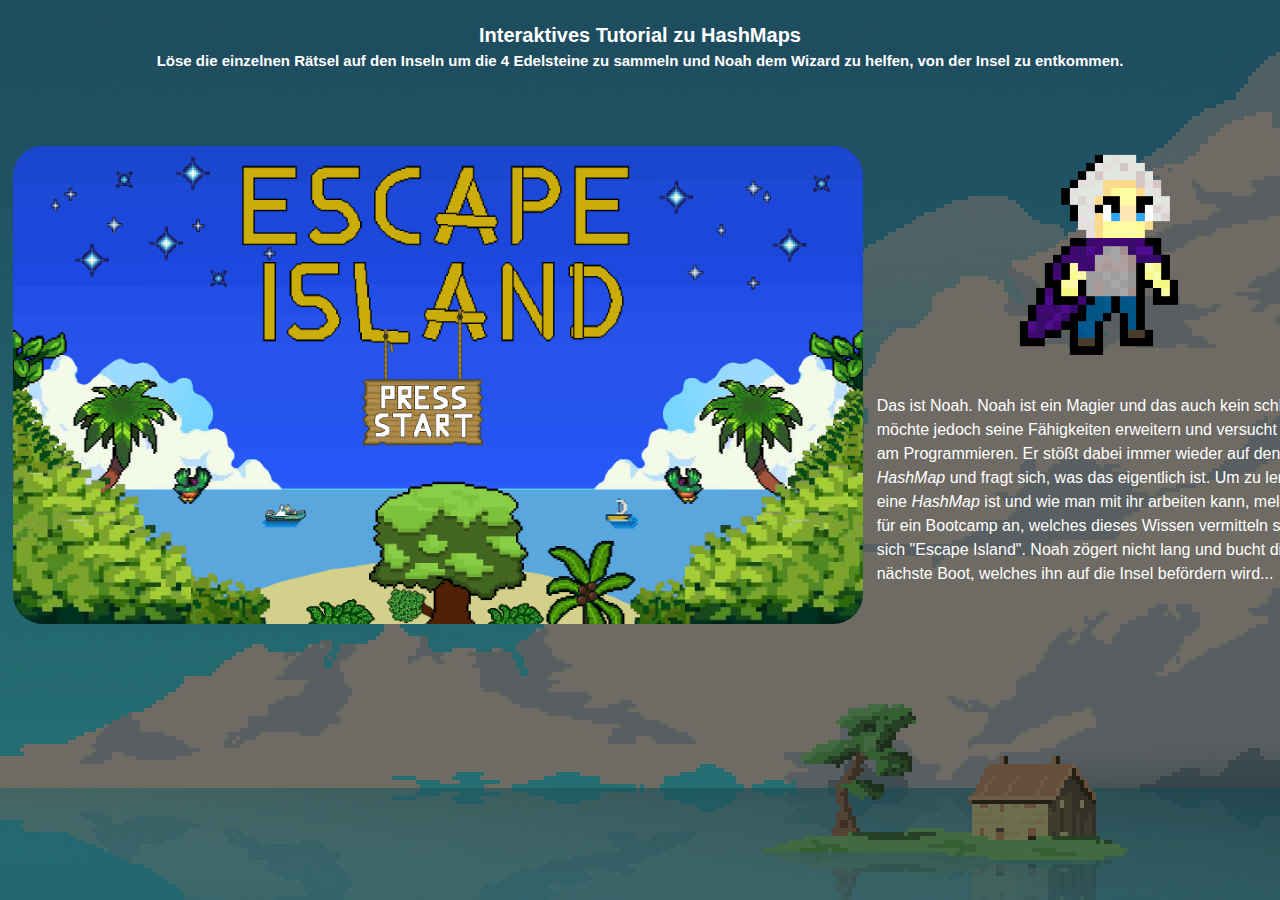
<file: index.html>
<!DOCTYPE html>
<html lang="de">

<!--
    This is the main file of the game. It contains the game itself and the map.
    The game is based on a state machine. The current state is saved in the variable "level".
    The game is controlled by the function "gameAction()". It takes the current level as an argument and
    executes the corresponding action. The actions are defined in the function "gameAction()".

    The style of the game is defined in the file "style.css".
-->

<head>
    <meta charset="UTF-8">
    <meta contenteditable="false">
    <meta Http-Equiv="Cache" content="no-cache">
    <meta Http-Equiv="Pragma-Control" content="no-cache">
    <meta Http-Equiv="Cache-directive" Content="no-cache">
    <meta Http-Equiv="Pragma-directive" Content="no-cache">
    <meta Http-Equiv="Cache-Control" Content="no-cache">
    <meta Http-Equiv="Pragma" Content="no-cache">
    <meta Http-Equiv="Expires" Content="0">
    <meta Http-Equiv="Pragma-directive: no-cache">
    <meta Http-Equiv="Cache-directive: no-cache">
    <link rel="icon" href="icon.png" type="image/png">
    <link rel="stylesheet" href="style.css">
    <script src="game.js"></script>
    <link rel="icon" href="favicon.png" type="image/png">
    <meta name="description" content="In dieser Webanwendung wird spielerisch die Funktionsweise von HashMaps und Ähnlichem erklärt.">
    <meta name="viewport" content="width=device-width, initial-scale=1.0">

    <style>
        @import url('https://fonts.googleapis.com/css2?family=Pixelify+Sans&display=swap');
    </style>

    <title>Interaktives Tutorial</title>

</head>

<body>

    <div class="header">
        <h1>Interaktives Tutorial zu HashMaps</h1>
        <h2>Löse die einzelnen Rätsel auf den Inseln um die 4 Edelsteine zu sammeln und Noah dem Wizard zu helfen, von der Insel zu entkommen.</h2>    
    </div>

    <div class="gameelements">
        <div class="game" id="game">
            <div class="gameinfo">
                <span id="gameinfotext" style="color: rgba(0,0,0,0);">Aktueller Raum: <span id="levelText">Karte</span> - Gesammelte Kristalle: <span id="schluesselText">0 / 4</span></span>
            </div>
            <br>
            <img src="titleScreen.png" id="gameimage" alt="Game Title Screen">
            
            <!-- Invisible Button -->
            <div class="invisible-button" id="gamebutton1" onclick="gameAction(1)" onmouseover="show('gamebutton1')" onmouseleave="hide('gamebutton1')"></div> 

            <!-- MAP Buttons-->
            <div class="invisible-button" id="insel2" onclick="gameAction(5)" onmouseover="show('insel2')" onmouseleave="hide('insel2')" style="display: none; width: 130px; height: 130px; left: 260px; top: 420px;"></div>
            <div class="invisible-button" id="insel3" onclick="gameAction(11)" onmouseover="show('insel3')" onmouseleave="hide('insel3')" style="display: none; width: 140px; height: 140px; left: 265px; top: 220px"></div>
            <div class="invisible-button" id="insel4" onclick="gameAction(14)" onmouseover="show('insel4')" onmouseleave="hide('insel4')" style="display: none; width: 230px; height: 220px; left: 500px; top: 240px;"></div>

            <div class="buttonbar" id="buttonbar" style="display: none;">
                <button class="buttonbar-buttons" id="Button 1" onmouseover="showAll()" onmouseleave="hideAll()" style="cursor: default;">Hinweis</button>
                <button class="buttonbar-buttons" id="Button 4" onclick="zurueck()">Zurück</button>
                <button class="buttonbar-buttons" id="Button 2" onclick="returnToMap()">Zur Karte</button>
                <button class="buttonbar-buttons" id="Button 3" onclick="restartGame()">Neu Starten</button>
            </div>
        </div>

        <div class="tipps">
            <span id="levelTipps">
                <center><img src="CharWizardNoah.png" alt="Wizard" style="width: 250px;"></center>
                <br>
                <p>Das ist Noah. Noah ist ein Magier und das auch kein schlechter. Er möchte jedoch seine Fähigkeiten erweitern und versucht sich derzeit am Programmieren. Er stößt dabei immer wieder auf den Begriff der
                     <em>HashMap</em> und fragt sich, was das eigentlich ist. Um zu lernen, was eine 
                     <em>HashMap</em> ist und wie man mit ihr arbeiten kann, meldet sich Noah für ein Bootcamp an, welches dieses Wissen vermitteln soll. Es nennt sich "Escape Island". 
                     Noah zögert nicht lang und bucht direkt das nächste Boot, welches ihn auf die Insel befördern wird...</p>
                </span>
        </div>
    </div>
</body>
</html>
</file>
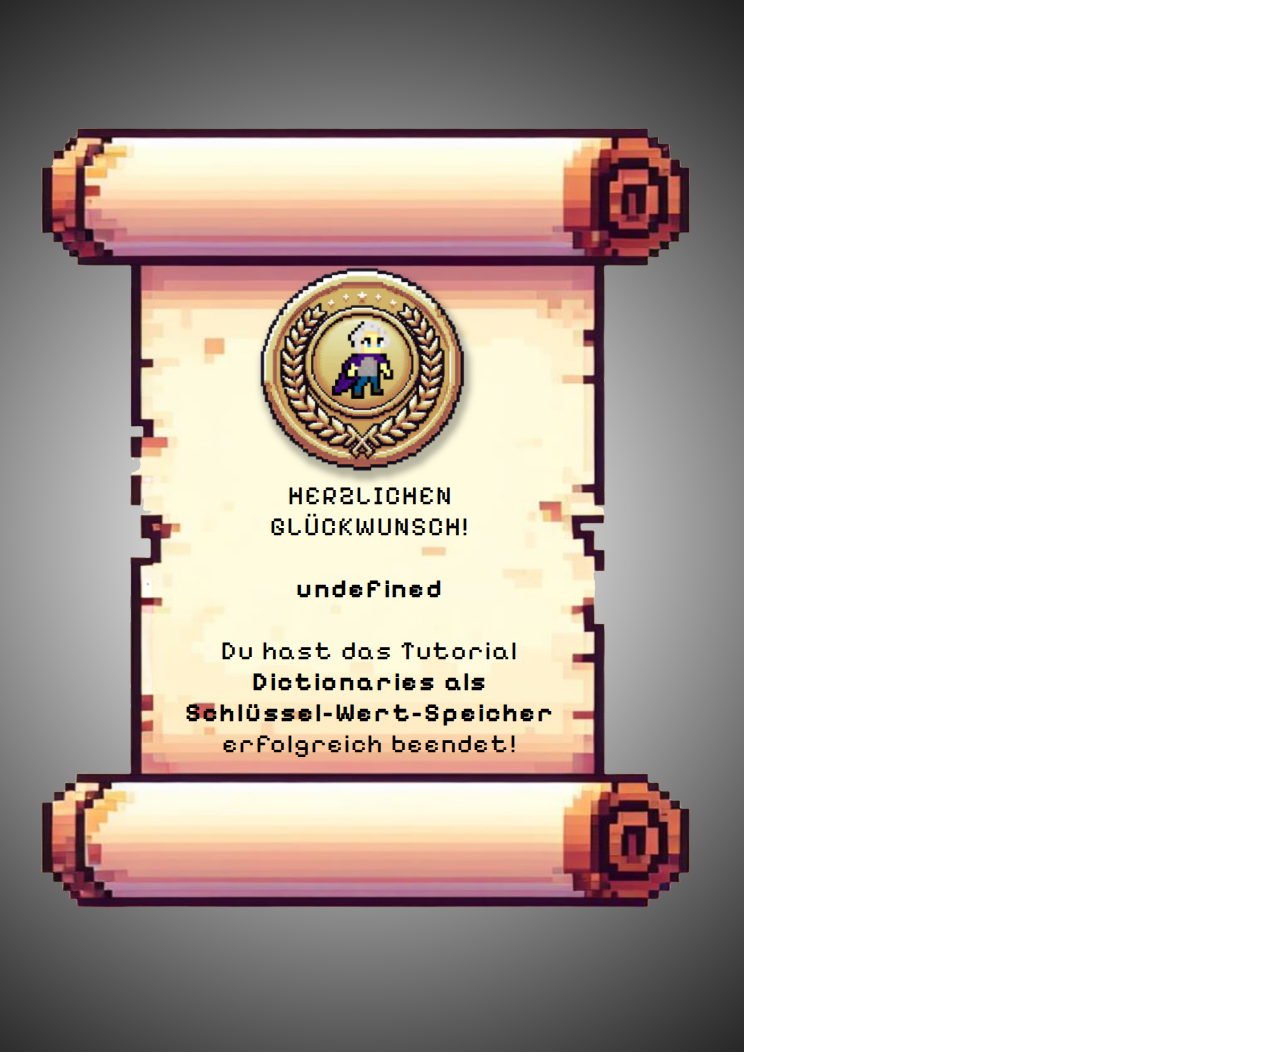
<file: show.html>
<!DOCTYPE html>
<html lang="de">

<!--
    This is the show page of the game. It is displayed when the player completes the tutorial.
    It contains a certificate, which is printed when the player presses the "print" button.
-->

<head>
    <meta charset="UTF-8">
    <meta contenteditable="false">
    <meta Http-Equiv="Cache" content="no-cache">
    <meta Http-Equiv="Pragma-Control" content="no-cache">
    <meta Http-Equiv="Cache-directive" Content="no-cache">
    <meta Http-Equiv="Pragma-directive" Content="no-cache">
    <meta Http-Equiv="Cache-Control" Content="no-cache">
    <meta Http-Equiv="Pragma" Content="no-cache">
    <meta Http-Equiv="Expires" Content="0">
    <meta Http-Equiv="Pragma-directive: no-cache">
    <meta Http-Equiv="Cache-directive: no-cache">
    <link rel="icon" href="icon.png" type="image/png">
    <link rel="icon" href="favicon.png" type="image/png">
    <meta name="description" content="In dieser Webanwendung wird spielerisch die Funktionsweise von HashMaps und Ähnlichem erklärt.">
    <meta name="viewport" content="width=device-width, initial-scale=1.0">
    <style>
        @import url('https://fonts.googleapis.com/css2?family=Pixelify+Sans&display=swap');
        
        html, body {
                width: 744px;
                height: 1052px;
        }

        body {
                background-image: url("showImage.png");
                background-repeat: no-repeat;
                background-size: 100%;
        }

        .invisible-button {
            background-color: transparent; /* Unsichtbare Hintergrundfarbe */
            width: 130px; /* Breite des Buttons anpassen */
            height: 70px; /* Höhe des Buttons anpassen */
            position: absolute; /* Absolute Positionierung */
            top: 375px; /* Anpassen der Top-Position */
            left: 355px; /* Anpassen der Left-Position */
            z-index: 2; /* Stelle sicher, dass der Button über dem Bild liegt */
            cursor: pointer;
            border-radius: 20%;
        }
    </style>

    <title>Interaktives Tutorial</title>

    <script>
        /*
        This script is used to print the name of the player on the certificate.
        It is executed when the page is loaded.
        The name is extracted from the URL, which is passed to the page when the player completes the tutorial.
        */

        window.onload = function() {
            document.getElementById("namespace").innerHTML = location.search.split('name=')[1];
            window.print();
        };
    </script>

</head>

<body>
    <div id="levelbuttonTextfeld" class="invisible-button" style="top: 480px; left: 120px; width: 500px; height: 400px; font-size: 26px; letter-spacing: 2px; text-align: center; font-family: &quot;Pixelify Sans&quot;; overflow: hidden; border-radius: 0px; color: black; cursor: default;">HERZLICHEN<br>GLÜCKWUNSCH!<br><br><b><span id="namespace"></span></b><br><br>Du hast das Tutorial<br><b>Dictionaries als<br>Schlüssel-Wert-Speicher</b><br>erfolgreich beendet!</div>

    <div id="showroom"></div>
</body>
</html>
</file>
<file: style.css>
/*
This is the main stylesheet for the game. It contains all the styling for the game.
It imports the font "Pixelify Sans" from Google Fonts.
All the styling is done with basic CSS.
*/

* {
    margin: 0;
    padding: 0;
    border: 0;
}

body {
    font: 62.5%/1.5 "Arial", "Lucida Grande", "Lucida Sans", Tahoma, Verdana, sans-serif;
    background-size: cover;
    background: rgba(0, 0, 0, 0.55) url(wallpaper.jpg);
    background-blend-mode: darken;
    color: #ffffff;
}

h1 {
    text-align: center;
}

h2 {
    text-align: center;
}

table, th, td {
    border: 1px solid white;
    border-collapse: collapse;
}

.header {
    margin-top: 20px;
}

.gameelements {
    margin-top: 40px;
    text-align: center;
    width: 1380px;;
    display: flex;
}

.gameelements .gameinfo {
    text-align: right;
    width: 800px; /* 80% setzt den Text an den rechten Rand der Game-Elemente, für eine bessere Übersicht verschieben wir auf 78% */
    font-size: larger;
}

.gameelements .game {
    width: 1080px;
}

.gameelements .tipps {
    font-size: 16px;
    width: 620px; /*250*/
    text-align: left;
    height: 510px;
    overflow-y: scroll;
}

.gameelements .tipps::-webkit-scrollbar {
    display: none;
}

.gameelements img {
    width: 850px;
    border-radius: 30px;
}

.buttonbar {
    margin-top: 20px;
}

.buttonbar-buttons {
    background-color: #c3c3c3;
    border: none;
    color: black;
    padding: 16px 32px;
    text-align: center;
    text-decoration: none;
    display: inline-block;
    font-size: 13.5px;
    margin: 4px 15px;
    transition-duration: 0.4s;
    cursor: pointer;
    border-radius: 10px;
    width: 150px;
    font-family: "Pixelify Sans";
    height: 70px;
}

.buttonbar-buttons:hover {
    background-color: #404040;
    color: white;
}

 .invisible-button {
    background-color: transparent; /* Unsichtbare Hintergrundfarbe */
    width: 130px; /* Breite des Buttons anpassen */
    height: 70px; /* Höhe des Buttons anpassen */
    position: absolute; /* Absolute Positionierung */
    top: 375px; /* Anpassen der Top-Position */
    left: 355px; /* Anpassen der Left-Position */
    z-index: 2; /* Stelle sicher, dass der Button über dem Bild liegt */
    cursor: pointer;
    border-radius: 20%;
}
</file>
